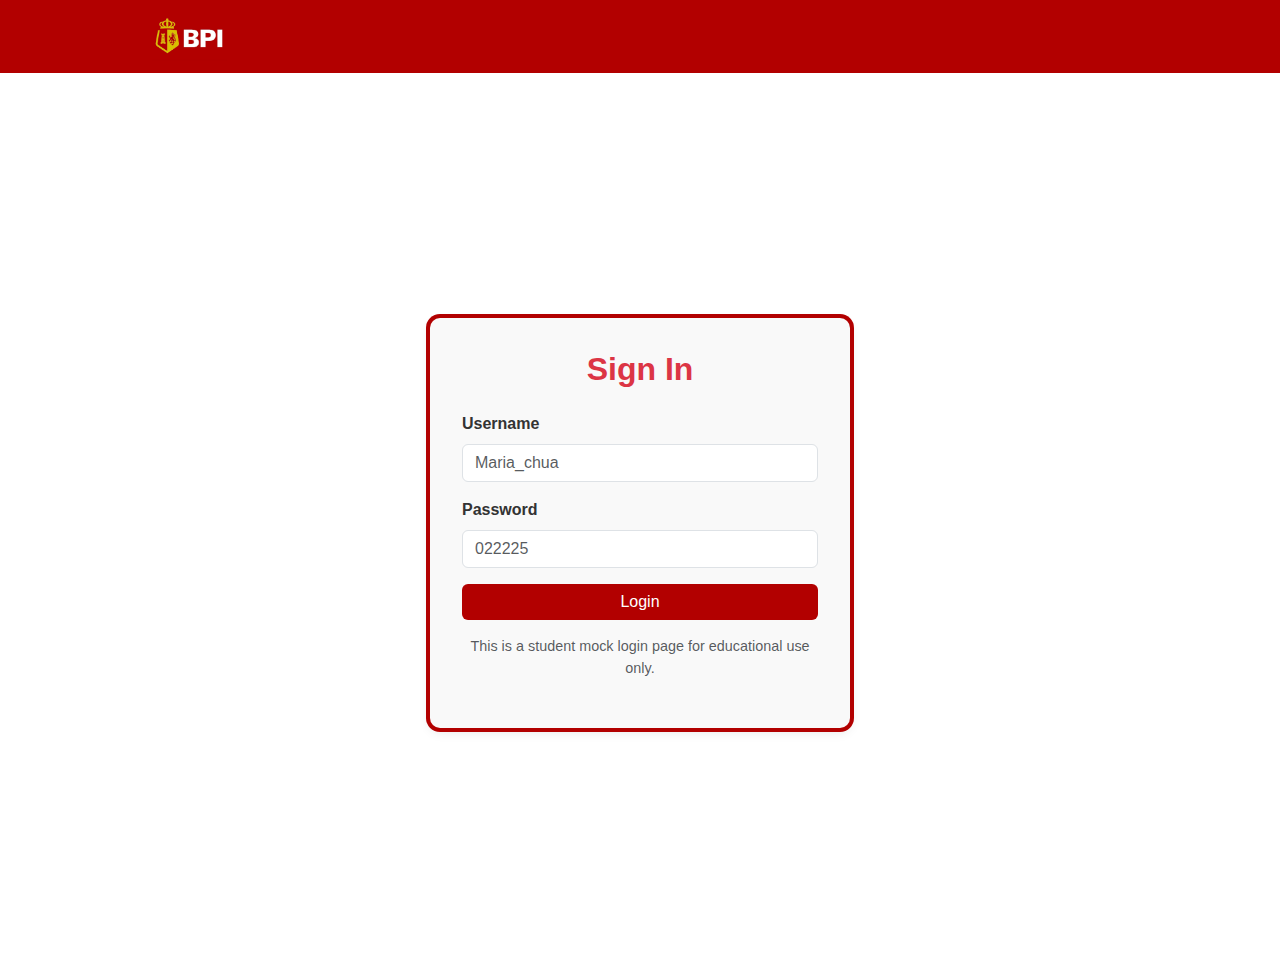
<file: index.html>
<html>
<head>
  <meta name="viewport" content="width=device-width, initial-scale=1" />
  <title>Login page</title>
  <link href="https://cdn.jsdelivr.net/npm/bootstrap@5.3.6/dist/css/bootstrap.min.css" rel="stylesheet" />
  <link rel="stylesheet" href="style.css" />
</head>
<body>

<!-- Navbar -->
  <nav class="navbar navbar-expand-lg">
    <div class="container">
      <a class="navbar-brand d-flex align-items-center">
        <img src="images/index-logo.jpg" alt="Index Logo">
      </a>
    </div>
  </nav>
<main class="d-flex justify-content-center align-items-center min-vh-100">
  <div class="form-container w-100" style="max-width: 420px;">
    <h2 class="text-center text-danger fw-bold mb-4">Sign In</h2>
    <form id="signinForm">
      <div class="mb-3">
        <label for="username" class="form-label">Username</label>
        <input type="text" class="form-control"id="username" placeholder="Maria_chua" required>
      </div>
      <div class="mb-3">
        <label for="password" class="form-label">Password</label>
        <input type="password" class="form-control" id="password" placeholder="022225" required>
      </div>
      <button type="submit" class="btn btn-danger w-100">Login</button>
    </form>

    <p class="text-center text-muted" style="font-size: 0.9rem;">
  This is a student mock login page for educational use only.
</p>

  </div>
</main>


  <script>
    document.getElementById('signinForm').addEventListener('submit', function (e) 
    {
      e.preventDefault();
      const username = document.getElementById('username').value.trim();
      const password = document.getElementById('password').value;

      if (username === "Maria_chua" && password === "022225") 
      {
        localStorage.setItem("mockUser", JSON.stringify
        (
          {
          name: "Maria Chua",
          accountNumber: "1234-5678-9012",
          balance: 50000,
          email: "mariachua@example.com"
          }
        ));
        window.location.href = "home.html";
      } 
      else 
      {
        alert("Invalid credentials. Try 'Maria_chua' / '022225'.");
      }
    });
  </script>

</body>
</html>
</file>
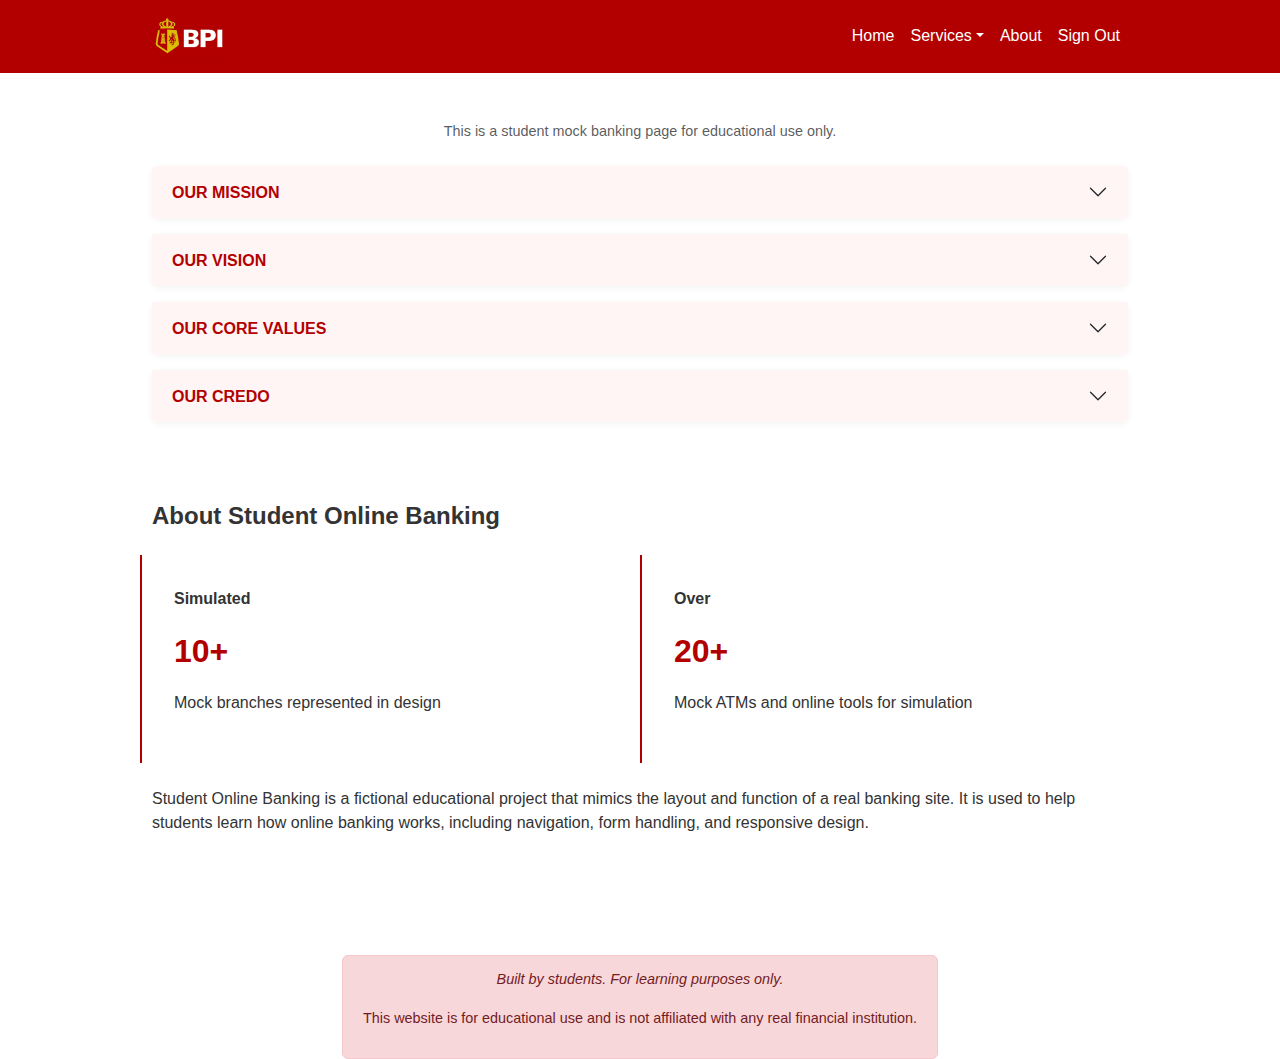
<file: aboutus.html>
<!-- aboutus.html with footer notice included -->
<html>
<head>
  <meta name="viewport" content="width=device-width, initial-scale=1" />
  <title>About Us | Student Online Banking</title>
  <link href="https://cdn.jsdelivr.net/npm/bootstrap@5.3.6/dist/css/bootstrap.min.css" rel="stylesheet" />
  <link rel="stylesheet" href="style.css">
  <style>
    html, body {
      height: 100%;
    }
    body {
      display: flex;
      flex-direction: column;
      min-height: 100vh;
    }
    main {
      flex: 1;
    }
  </style>
</head>
<body class="d-flex flex-column min-vh-100">

<!-- Navbar -->
<nav class="navbar navbar-expand-lg">
  <div class="container">
    <a class="navbar-brand d-flex align-items-center" href="home.html">
      <img src="images/index-logo.jpg" alt="Index Logo">
    </a>
    <button class="navbar-toggler bg-light" type="button" data-bs-toggle="collapse" data-bs-target="#navbarNav">
      <span class="navbar-toggler-icon"></span>
    </button>
    <div class="collapse navbar-collapse justify-content-end" id="navbarNav">
      <ul class="navbar-nav">
        <li class="nav-item"><a class="nav-link" href="home.html">Home</a></li>
        <li class="nav-item dropdown">
          <a class="nav-link dropdown-toggle" href="#" id="servicesDropdown" role="button" data-bs-toggle="dropdown" aria-expanded="false">Services</a>
          <ul class="dropdown-menu" aria-labelledby="servicesDropdown">
            <li><a class="dropdown-item" href="paybills.html">Pay Bills</a></li>
            <li><a class="dropdown-item" href="applyforcredit.html">Apply for Credit</a></li>
            <li><a class="dropdown-item" href="viewaccount.html">View Account</a></li>
          </ul>
        </li>
        <li class="nav-item"><a class="nav-link" href="aboutus.html">About</a></li>
        <li class="nav-item"><a class="nav-link" href="signout.html">Sign Out</a></li>
      </ul>
    </div>
  </div>
</nav>

<main class="flex-grow-1">
  <div class="container my-5">
    <p class="text-center text-muted mb-4" style="font-size: 0.9rem;">
      This is a student mock banking page for educational use only.
    </p>

    <div class="accordion" id="accordionFlushExample">
      <!-- Mission -->
      <div class="accordion-item">
        <h2 class="accordion-header" id="flush-headingOne">
          <button class="accordion-button collapsed" type="button" data-bs-toggle="collapse"
            data-bs-target="#flush-collapseOne" aria-expanded="false" aria-controls="flush-collapseOne">
            OUR MISSION
          </button>
        </h2>
        <div id="flush-collapseOne" class="accordion-collapse collapse" aria-labelledby="flush-headingOne"
          data-bs-parent="#accordionFlushExample">
          <div class="accordion-body text-center">
            <strong>This is a mock banking platform created to help students learn digital financial systems.</strong>
          </div>
        </div>
      </div>

      <!-- Vision -->
      <div class="accordion-item">
        <h2 class="accordion-header" id="flush-headingTwo">
          <button class="accordion-button collapsed" type="button" data-bs-toggle="collapse"
            data-bs-target="#flush-collapseTwo" aria-expanded="false" aria-controls="flush-collapseTwo">
            OUR VISION
          </button>
        </h2>
        <div id="flush-collapseTwo" class="accordion-collapse collapse" aria-labelledby="flush-headingTwo"
          data-bs-parent="#accordionFlushExample">
          <div class="accordion-body text-center">
            <strong>Empowering students to understand online banking through simulation and exploration.</strong>
          </div>
        </div>
      </div>

      <!-- Core Values -->
      <div class="accordion-item">
        <h2 class="accordion-header" id="flush-headingThree">
          <button class="accordion-button collapsed" type="button" data-bs-toggle="collapse"
            data-bs-target="#flush-collapseThree" aria-expanded="false" aria-controls="flush-collapseThree">
            OUR CORE VALUES
          </button>
        </h2>
        <div id="flush-collapseThree" class="accordion-collapse collapse" aria-labelledby="flush-headingThree"
          data-bs-parent="#accordionFlushExample">
          <div class="accordion-body">
            <table class="table table-borderless text-center">
              <tr>
                <td><strong>Learning</strong><br>We encourage curiosity and exploration in every aspect of banking.</td>
                <td><strong>Integrity</strong><br>We emphasize ethical learning and responsible simulation.</td>
                <td><strong>Collaboration</strong><br>Students work together and share knowledge in a safe space.</td>
                <td><strong>Innovation</strong><br>We support creative approaches to online financial services.</td>
              </tr>
            </table>
          </div>
        </div>
      </div>

      <!-- Credo -->
      <div class="accordion-item">
        <h2 class="accordion-header" id="flush-headingFour">
          <button class="accordion-button collapsed" type="button" data-bs-toggle="collapse"
            data-bs-target="#flush-collapseFour" aria-expanded="false" aria-controls="flush-collapseFour">
            OUR CREDO
          </button>
        </h2>
        <div id="flush-collapseFour" class="accordion-collapse collapse" aria-labelledby="flush-headingFour"
          data-bs-parent="#accordionFlushExample">
          <div class="accordion-body">
            <p>
              This platform was created to simulate the structure of an online banking site, for the exclusive purpose of student learning. It does not represent any real financial institution, nor does it process actual transactions.
            </p>
          </div>
        </div>
      </div>
    </div>

    <!-- About Section -->
    <div class="container about-bpi my-5">
      <h4 class="fw-bold mb-4">About Student Online Banking</h4>
      <div class="row">
        <div class="col-12 col-md-6 stat-box">
          <p class="stat-title">Simulated</p>
          <p class="stat-value">10+</p>
          <p>Mock branches represented in design</p>
        </div>
        <div class="col-12 col-md-6 stat-box">
          <p class="stat-title">Over</p>
          <p class="stat-value">20+</p>
          <p>Mock ATMs and online tools for simulation</p>
        </div>
      </div>
      <div class="mt-4">
        <p>
          Student Online Banking is a fictional educational project that mimics the layout and function of a real banking site. It is used to help students learn how online banking works, including navigation, form handling, and responsive design.
        </p>
      </div>
    </div>
  </div>
</main>

<!-- Footer -->
<footer class="disclaimer">
  <p><em>Built by students. For learning purposes only.</em></p>
  <p>This website is for educational use and is not affiliated with any real financial institution.</p>
</footer>

<script src="https://cdn.jsdelivr.net/npm/bootstrap@5.3.6/dist/js/bootstrap.bundle.min.js"></script>
</body>
</html>
</file>
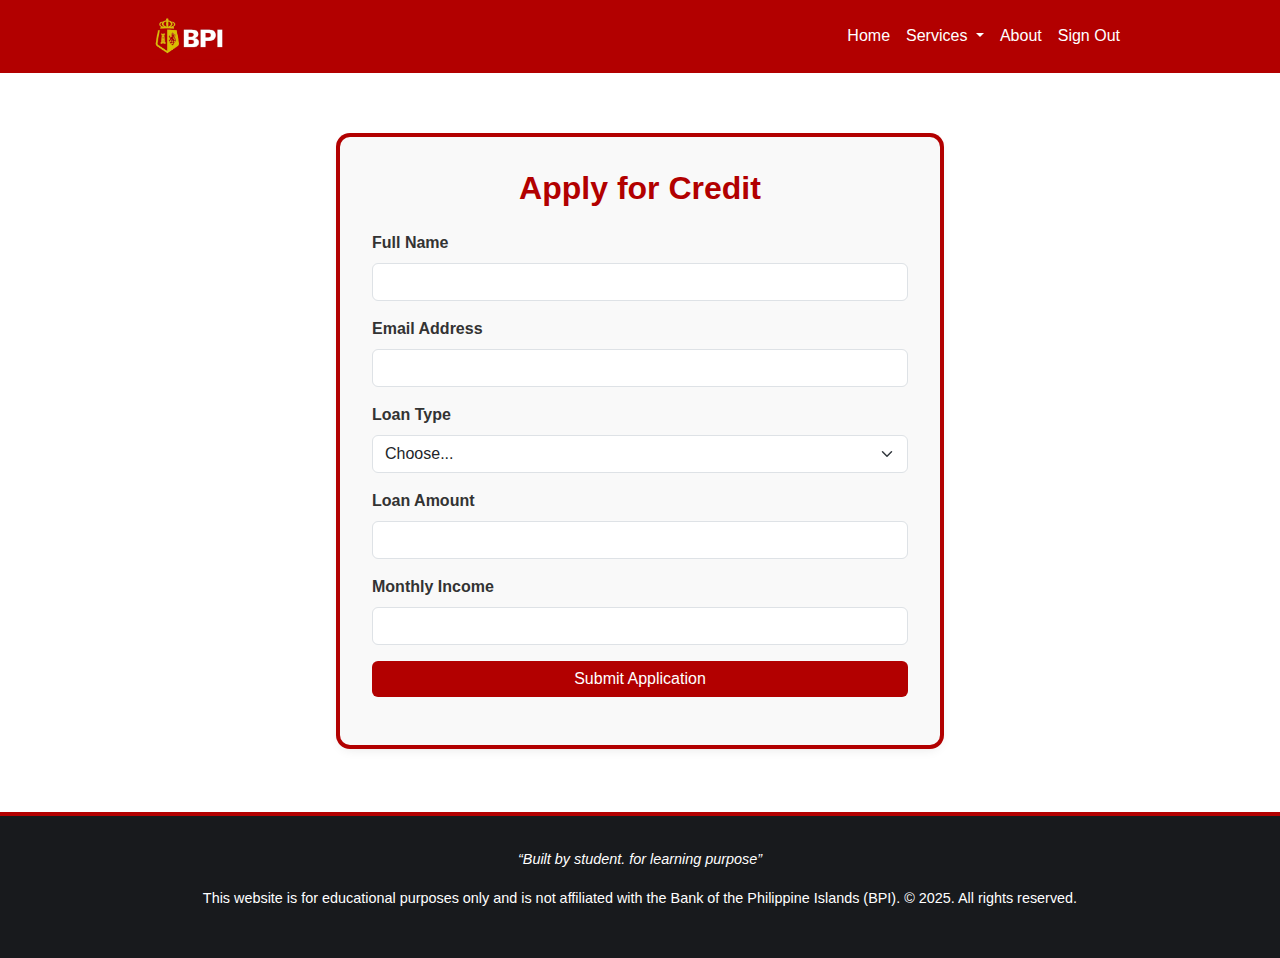
<file: applyforcredit.html>
<html>
<head>
  <meta name="viewport" content="width=device-width, initial-scale=1" />
  <title>Apply for Credit | Student Online Banking</title>
  <link href="https://cdn.jsdelivr.net/npm/bootstrap@5.3.6/dist/css/bootstrap.min.css" rel="stylesheet" />
  <link rel="stylesheet" href="style.css">
</head>

<body>
<!-- Navbar -->
<nav class="navbar navbar-expand-lg">
  <div class="container">
    <a class="navbar-brand d-flex align-items-center" href="home.html">
      <img src="images/index-logo.jpg" alt="Index Logo">
    </a>
    <button class="navbar-toggler bg-light" type="button" data-bs-toggle="collapse" data-bs-target="#navbarNav">
      <span class="navbar-toggler-icon"></span>
    </button>
    <div class="collapse navbar-collapse justify-content-end" id="navbarNav">
      <ul class="navbar-nav">
        <li class="nav-item">
          <a class="nav-link" href="home.html">Home</a>
        </li>

        <!-- Services Dropdown -->
        <li class="nav-item dropdown">
          <a class="nav-link dropdown-toggle" href="#" id="servicesDropdown" role="button" data-bs-toggle="dropdown" aria-expanded="false">
            Services
          </a>
          <ul class="dropdown-menu" aria-labelledby="servicesDropdown">
            <li><a class="dropdown-item" href="paybills.html">Pay Bills</a></li>
            <li><a class="dropdown-item" href="applyforcredit.html">Apply for Credit</a></li>
            <li><a class="dropdown-item" href="viewaccount.html">View Account</a></li>
          </ul>
        </li>
        <li class="nav-item">
          <a class="nav-link" href="aboutus.html">About</a>
        </li>
        <li class="nav-item">
          <a class="nav-link" href="signout.html">Sign Out</a>
        </li>
      </ul>
    </div>
  </div>
</nav>

  <!-- Form Section -->
  <div class="container form-container">
    <h2 class="text-center">Apply for Credit</h2>

    <!-- Success Alert -->
    <div id="successAlert" class="alert alert-success" role="alert">
      ✅ Your application has been submitted successfully!
    </div>
    <form id="creditForm">
      <div class="mb-3">
        <label for="fullName" class="form-label">Full Name</label>
        <input type="text" class="form-control" id="fullName" required>
      </div>
      <div class="mb-3">
        <label for="email" class="form-label">Email Address</label>
        <input type="email" class="form-control" id="email" required>
      </div>
      <div class="mb-3">
        <label for="loanType" class="form-label">Loan Type</label>
        <select class="form-select" id="loanType" required>
          <option selected disabled value="">Choose...</option>
          <option value="personal">Personal Loan</option>
          <option value="auto">Auto Loan</option>
          <option value="home">Home Loan</option>
        </select>
      </div>
      <div class="mb-3">
        <label for="amount" class="form-label">Loan Amount</label>
        <input type="number" class="form-control" id="amount" required>
      </div>
      <div class="mb-3">
        <label for="income" class="form-label">Monthly Income</label>
        <input type="number" class="form-control" id="income" required>
      </div>
      <button type="submit" class="btn btn-danger w-100">Submit Application</button>
    </form>
</div>

 <!-- Footer -->
  <footer>
    <p><em>“Built by student. for learning purpose”</em></p>
    <p>This website is for educational purposes only and is not affiliated with the Bank of the Philippine Islands (BPI). © 2025. All rights reserved.</p>
  </footer>
  
<!-- Alert Script -->
  <script>
    document.getElementById('creditForm').addEventListener('submit', function (e) {
      e.preventDefault();
      const alertBox = document.getElementById('successAlert');
      alertBox.style.display = 'block';
      this.reset();

      setTimeout(() => {
        alertBox.style.display = 'none';
      }, 3000);
    });
  </script>

<!-- Bootstrap JS -->
  <script src="https://cdn.jsdelivr.net/npm/bootstrap@5.3.6/dist/js/bootstrap.bundle.min.js"></script>

</body>
</html>
</file>
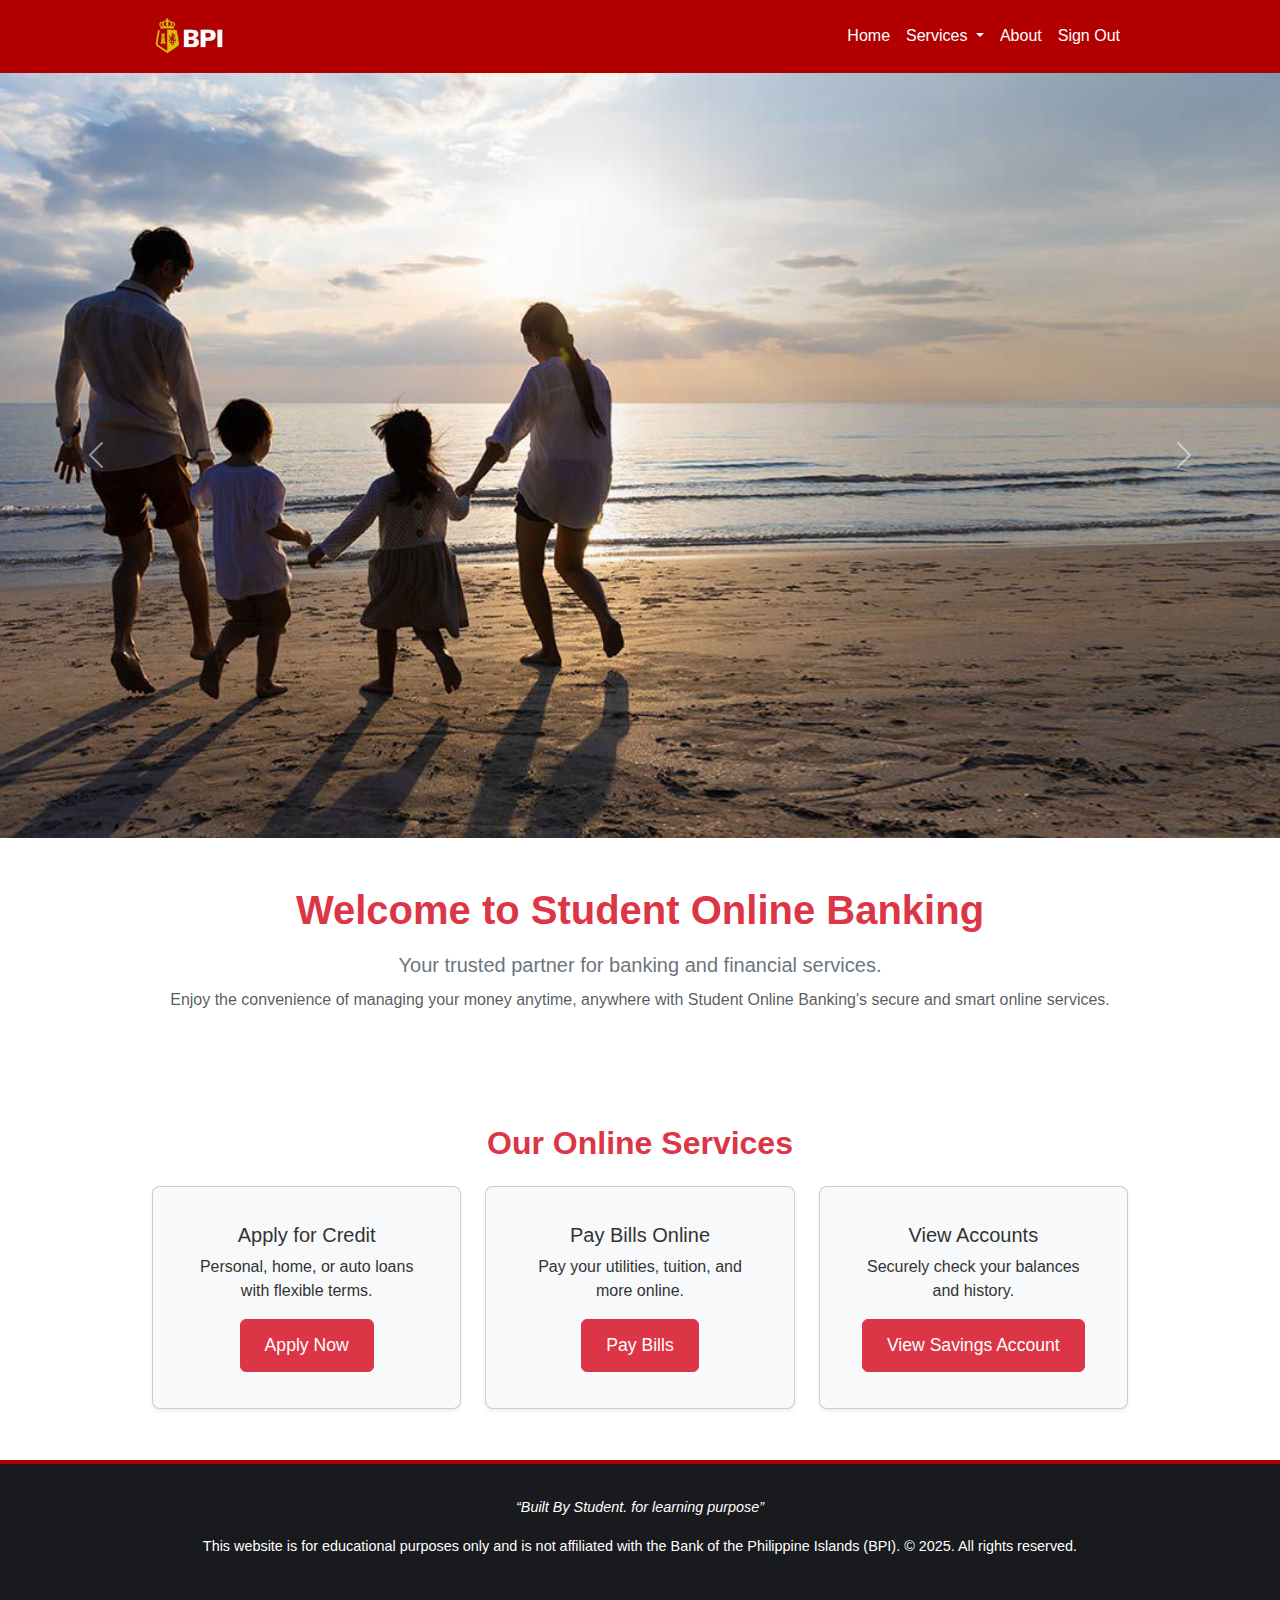
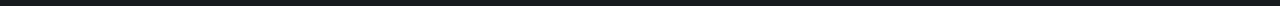
<file: home.html>
<html>
<head>
  <meta name="viewport" content="width=device-width, initial-scale=1" />
  <title>Mock Online Banking Home</title>
  <link href="https://cdn.jsdelivr.net/npm/bootstrap@5.3.6/dist/css/bootstrap.min.css" rel="stylesheet" />
  <link rel="stylesheet" href="style.css" />
</head>

<body>
<!-- Navbar -->
<nav class="navbar navbar-expand-lg">
  <div class="container">
    <a class="navbar-brand d-flex align-items-center" href="home.html">
      <img src="images/index-logo.jpg" alt="Index Logo">
    </a>
    <button class="navbar-toggler bg-light" type="button" data-bs-toggle="collapse" data-bs-target="#navbarNav">
      <span class="navbar-toggler-icon"></span>
    </button>
    <div class="collapse navbar-collapse justify-content-end" id="navbarNav">
      <ul class="navbar-nav">
        <li class="nav-item">
          <a class="nav-link" href="home.html">Home</a>
        </li>

        <!-- Services Dropdown -->
        <li class="nav-item dropdown">
          <a class="nav-link dropdown-toggle" href="#" id="servicesDropdown" role="button" data-bs-toggle="dropdown" aria-expanded="false">
            Services
          </a>
          <ul class="dropdown-menu" aria-labelledby="servicesDropdown">
            <li><a class="dropdown-item" href="paybills.html">Pay Bills</a></li>
            <li><a class="dropdown-item" href="applyforcredit.html">Apply for Credit</a></li>
            <li><a class="dropdown-item" href="viewaccount.html">View Account</a></li>
          </ul>
        </li>
        <li class="nav-item">
          <a class="nav-link" href="aboutus.html">About</a>
        </li>
        <li class="nav-item">
          <a class="nav-link" href="signout.html">Sign Out</a>
        </li>
      </ul>
    </div>
  </div>
</nav>

<!-- Carousel -->
<div id="mockCarousel" class="carousel slide" data-bs-ride="carousel">
  <div class="carousel-inner">
    <div class="carousel-item active">
      <img src="images/image A.jpg" class="d-block w-100 img-fluid" alt="Promo A">
    </div>
    <div class="carousel-item">
      <img src="images/image B.jpg" class="d-block w-100 img-fluid" alt="Promo B">
    </div>
    <div class="carousel-item">
      <img src="images/image C.jpg" class="d-block w-100 img-fluid" alt="Promo C">
    </div>
  </div>

<!-- Navigation Buttons -->
  <button class="carousel-control-prev" type="button" data-bs-target="#mockCarousel" data-bs-slide="prev">
    <span class="carousel-control-prev-icon" aria-hidden="true"></span>
    <span class="visually-hidden">Previous</span>
  </button>
  <button class="carousel-control-next" type="button" data-bs-target="#mockCarousel" data-bs-slide="next">
    <span class="carousel-control-next-icon" aria-hidden="true"></span>
    <span class="visually-hidden">Next</span>
  </button>
</div>

<!-- Welcome Section -->
<div class="container text-center my-5">
  <h1 class="text-danger fw-bold mb-3">Welcome to Student Online Banking</h1>
  <p class="lead text-secondary mb-2">Your trusted partner for banking and financial services.</p>
  <p class="text-muted">Enjoy the convenience of managing your money anytime, anywhere with Student Online Banking's </s> secure and smart online services.</p>
</div>

<!-- Online Services -->
  <section class="container text-center my-5">
    <h2 class="text-danger mb-4">Our Online Services</h2>
    <div class="row g-4">
      <div class="col-md-4">
        <div class="card h-100 shadow-sm service-card">
          <div class="card-body">
            <h5 class="card-title">Apply for Credit</h5>
            <p class="card-text">Personal, home, or auto loans with flexible terms.</p>
            <a href="applyforcredit.html" class="btn btn-danger">Apply Now</a>
          </div>
        </div>
      </div>
      <div class="col-md-4">
        <div class="card h-100 shadow-sm service-card">
          <div class="card-body">
            <h5 class="card-title">Pay Bills Online</h5>
            <p class="card-text">Pay your utilities, tuition, and more online.</p>
            <a href="paybills.html" class="btn btn-danger">Pay Bills</a>
          </div>
        </div>
      </div>
      <div class="col-md-4">
        <div class="card h-100 shadow-sm service-card">
          <div class="card-body">
            <h5 class="card-title">View Accounts</h5>
            <p class="card-text">Securely check your balances and history.</p>
            <a href="viewaccount.html" class="btn btn-danger">View Savings Account</a>
          </div>
        </div>
      </div>
    </div>
  </section>

<!-- Footer -->
  <footer>
    <p><em>“Built By Student. for learning purpose”</em></p>
    <p>This website is for educational purposes only and is not affiliated with the Bank of the Philippine Islands (BPI). © 2025. All rights reserved.</p>
  </footer>

  <script src="https://cdn.jsdelivr.net/npm/bootstrap@5.3.6/dist/js/bootstrap.bundle.min.js"></script>
</body>
</html>
</file>
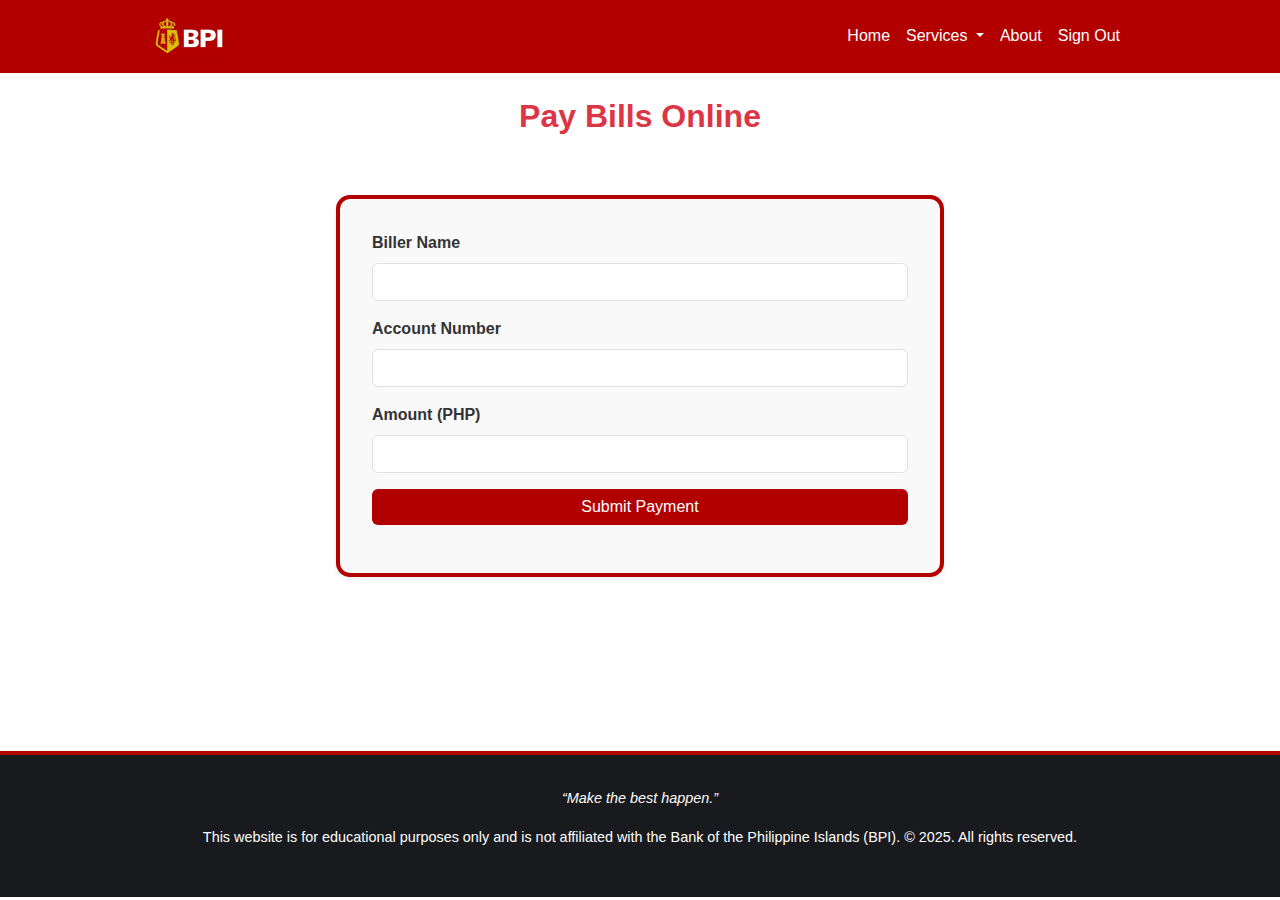
<file: paybills.html>
<html>
<head>
  <title>Pay Bills | Student Online Banking</title>
  <meta name="viewport" content="width=device-width, initial-scale=1">
  <link href="https://cdn.jsdelivr.net/npm/bootstrap@5.3.6/dist/css/bootstrap.min.css" rel="stylesheet">
  <link rel="stylesheet" href="style.css">
</head>

<body>
<!-- Navbar -->
<nav class="navbar navbar-expand-lg">
  <div class="container">
    <a class="navbar-brand d-flex align-items-center" href="home.html">
      <img src="images/index-logo.jpg" alt="Index Logo">
    </a>
    <button class="navbar-toggler bg-light" type="button" data-bs-toggle="collapse" data-bs-target="#navbarNav">
      <span class="navbar-toggler-icon"></span>
    </button>
    <div class="collapse navbar-collapse justify-content-end" id="navbarNav">
      <ul class="navbar-nav">
        <li class="nav-item">
          <a class="nav-link" href="home.html">Home</a>
        </li>

        <!-- Services Dropdown -->
        <li class="nav-item dropdown">
          <a class="nav-link dropdown-toggle" href="#" id="servicesDropdown" role="button" data-bs-toggle="dropdown" aria-expanded="false">
            Services
          </a>
          <ul class="dropdown-menu" aria-labelledby="servicesDropdown">
            <li><a class="dropdown-item" href="paybills.html">Pay Bills</a></li>
            <li><a class="dropdown-item" href="applyforcredit.html">Apply for Credit</a></li>
            <li><a class="dropdown-item" href="viewaccount.html">View Account</a></li>
          </ul>
        </li>
        <li class="nav-item">
          <a class="nav-link" href="aboutus.html">About</a>
        </li>
        <li class="nav-item">
          <a class="nav-link" href="signout.html">Sign Out</a>
        </li>
      </ul>
    </div>
  </div>
</nav>
<br>

<!-- Main Content -->
  <main>
    <div class="container">
      <h2 class="text-danger fw-bold text-center mb-4">Pay Bills Online</h2>

<!-- Success Alert -->
      <div id="successAlert" class="alert alert-success text-center" role="alert">
        ✅ Payment sent successfully!
      </div>

<!-- Styled Payment Form Container -->
      <div class="paybills-container">
        <form id="paymentForm">
          <div class="mb-3">
            <label for="billerName" class="form-label">Biller Name</label>
            <input type="text" class="form-control" id="billerName" required>
          </div>
          <div class="mb-3">
            <label for="accountNumber" class="form-label">Account Number</label>
            <input type="text" class="form-control" id="accountNumber" required>
          </div>
          <div class="mb-3">
            <label for="amount" class="form-label">Amount (PHP)</label>
            <input type="number" class="form-control" id="amount" required>
          </div>
          <button type="submit" class="btn btn-danger">Submit Payment</button>
        </form>
      </div>
    </div>
  </main>

  <!-- Footer -->
  <footer>
    <p><em>“Make the best happen.”</em></p>
    <p>This website is for educational purposes only and is not affiliated with the Bank of the Philippine Islands (BPI). © 2025. All rights reserved.</p>
  </footer>

  <!-- Bootstrap JS -->
  <script src="https://cdn.jsdelivr.net/npm/bootstrap@5.3.6/dist/js/bootstrap.bundle.min.js"></script>

  <!-- Custom JS for Alert -->
  <script>
    document.getElementById('paymentForm').addEventListener('submit', function (e) 
    {
      e.preventDefault();
      const alertBox = document.getElementById('successAlert');
      alertBox.style.display = 'block';
      this.reset();
      
      setTimeout(() => 
      {
        alertBox.style.display = 'none';
      }, 3000);
    });
  </script>

</body>
</html>
</file>
<file: style.css>
html, body 
{
  height: 100%;
  margin: 0;
  padding: 0;
  display: flex;
  flex-direction: column;
}

main 
{
  flex: 1;
}

body 
{
  font-family: 'Segoe UI', Tahoma, Geneva, Verdana, sans-serif;
  background-color: #fff;
  color: #333;
}

html 
{
  scroll-behavior: smooth;
}

h1 {
  text-align: center;
  margin-bottom: 30px;
  color: #b20000;
  font-weight: bold;
}

h2 {
  color: #b20000;
  font-weight: bold;
  margin-bottom: 1.5rem;
}

.container {
  max-width: 1000px;
  margin: 0 auto;
}

.logo 
{
  height: 50px;
}

.navbar 
{
  background-color: #b20000;
  padding-top: 0.4rem;
  padding-bottom: 0.4rem;
}

.navbar-brand img 
{
  height: 50px;
  margin-right: 8px;
}

.navbar-brand span 
{
  color: white;
  font-weight: bold;
  font-size: 1.2rem;
}

.navbar-nav .nav-link 
{
  color: white;
  padding: 0.5rem 1rem;
  font-size: 1rem;
}

.navbar-nav .nav-link.active 
{
  text-decoration: underline;
  font-weight: bold;
}

.dropdown-menu 
{
  background-color: #b20000;
}

.dropdown-item 
{
  color: white;
}

.dropdown-item:hover 
{
  background-color: #990000;
}

/* Carousel */
.carousel-inner.hero-carousel img 
{
  height: 85vh;
  object-fit: cover;
}
.carousel-inner img 
{
  width: 100%;
  height: auto;
  object-fit: cover;
}

@media (min-width: 768px) 
{
  .carousel-inner img 
  {
    height: 85vh;
  }
}

/* Welcome Section */
.welcome-section 
{
  padding: 4rem 1rem;
  text-align: center;
}

.welcome-section p
{
  max-width: 600px;
  margin: 0 auto;
  color: #555;
}

section.bg-light 
{
  background-color: #f9f9f9;
  padding: 3rem 1rem;
  text-align: center;
}

section h1 
{
  font-size: 3rem;
}

section .btn-danger 
{
  padding: 0.75rem 1.5rem;
  font-size: 1.1rem;
}

.service-card:hover 
{
  transform: translateY(-5px);
  transition: 0.3s;
}

/* Footer */
footer 
{
  background-color: #181a1d;
  color: #ffffff;
  padding: 2rem;
  font-size: 0.9rem;
  text-align: center;
  border-top: 4px solid #b20000;
  margin-top: 3rem;
  margin: 0.2rem 0;
  line-height: 1.6;
}

/* == Form Styling for Credit & Pay Bills == */
.form-container,
.paybills-container 
{
  max-width: 600px;
  margin: 4rem auto;
  background-color: #f9f9f9;
  padding: 2rem;
  border-radius: 10px;
  box-shadow: 0 0 0 4px #b20000, 0 4px 12px rgba(0, 0, 0, 0.1);
  transition: box-shadow 0.3s ease;
}

.form-container h2,
.paybills-container h2 
{
  color: #b20000;
  font-weight: bold;
  margin-bottom: 1.5rem;
}

.form-container .form-label,
.paybills-container .form-label
{
  font-weight: 600;
}

.form-container .btn-danger,
.paybills-container .btn-danger 
{
  background-color: #b20000;
  border: none;
  width: 100%;
}

.form-container .btn-danger:hover,
.paybills-container .btn-danger:hover 
{
  background-color: #990000;
}

.alert-success 
{
  display: none;
  margin-bottom: 1rem;
}

/* == About Page Styles == */
.grid 
{
  display: grid;
  grid-template-columns: repeat(auto-fit, minmax(280px, 1fr));
  gap: 20px;
  align-items: stretch;
  margin-top: 30px;
}

.card 
{
  background: #f8f9fa;
  border-radius: 8px;
  padding: 20px;
  box-shadow: 0 2px 6px rgba(0,0,0,0.1);
  text-align: center;
  color: #333;
  display: flex;
  flex-direction: column;
  align-items: center;
  height: 100%;
  transition: background-color 0.3s ease, color 0.3s ease;
  cursor: pointer;
}

.card h2
{
  color: #b20000;
  margin-bottom: 10px;
}

.card:hover 
{
  background-color: #003366;
  color: white;
}

.card:hover h2 
{
  color: white;
}

@media (max-width: 480px) 
{
  h1 
  {
    font-size: 1.5rem;
  }
}

.about-section 
{
  padding: 40px 20px;
}

.about-section p 
{
  max-width: 900px;
  margin: 0 auto 20px auto;
  line-height: 1.6;
  color: #333;
  text-align: justify;
}

.credo-icon 
{
  display: block;
  margin: 0 auto 1rem auto;
}

.credo-section 
{
  background-color: #f5f5f5;
  padding: 2rem;
  border-radius: 8px;
}

.about-bpi 
{
  background-color: #fff;
  padding: 2rem 0;
}

.stat-box 
{
  border-bottom: 2px solid #b20000;
  padding: 2rem;
  text-align: center;
  border-left: 2px solid #b20000;
}

.stat-title 
{
  font-weight: bold;
}

.stat-value {
  font-size: 2rem;
  font-weight: bold;
  color: #b20000;
}

@media (min-width: 768px) {
  .stat-box {
    text-align: left;
    padding-left: 2rem;
    border-bottom: none;
    border-right: 0px solid #b20000;
  }

  .stat-box:last-child {
    border-right: none;
  }
}

.accordion-button {
  background-color: #fff5f5 !important;
  color: #b30000 !important;
  font-weight: bold !important;
}

.accordion-button:not(.collapsed) {
  background-color: #ffebeb !important;
  color: #b30000 !important;
}

.accordion-body {
  background-color: #ffffff;
  padding: 1.5rem;
}

.accordion-item 
{
  border: none;
  margin-bottom: 1rem;
  border-radius: 8px;
  box-shadow: 0 2px 8px rgba(0, 0, 0, 0.05);
}

.hero-banner 
{
  background: url('https://images.unsplash.com/photo-1549921296-3a6b2ee39ed8?auto=format&fit=crop&w=1950&q=80') no-repeat center center;
  background-size: cover;
  height: 300px;
  display: flex;
  align-items: center;
  justify-content: center;
  color: white;
  margin-bottom: 2rem;
  text-shadow: 1px 1px 4px rgba(0, 0, 0, 0.6);
}

.hero-banner h1 
{
  font-size: 2.5rem;
  font-weight: bold;
}

.account-summary-box 
{
  border-left: 4px solid #b20000;
  background-color: #f8f9fa;
  font-size: 0.95rem;
  line-height: 1.5;
}

/*footer of aboutus */
.disclaimer {
  font-size: 0.9rem;
  text-align: center;
  color: #721c24;
  background-color: #f8d7da;
  border: 1px solid #f5c6cb;
  border-radius: 6px;
  margin: 1.5rem auto;
  padding: 0.75rem 1.25rem;
  max-width: 800px;
}
</file>
